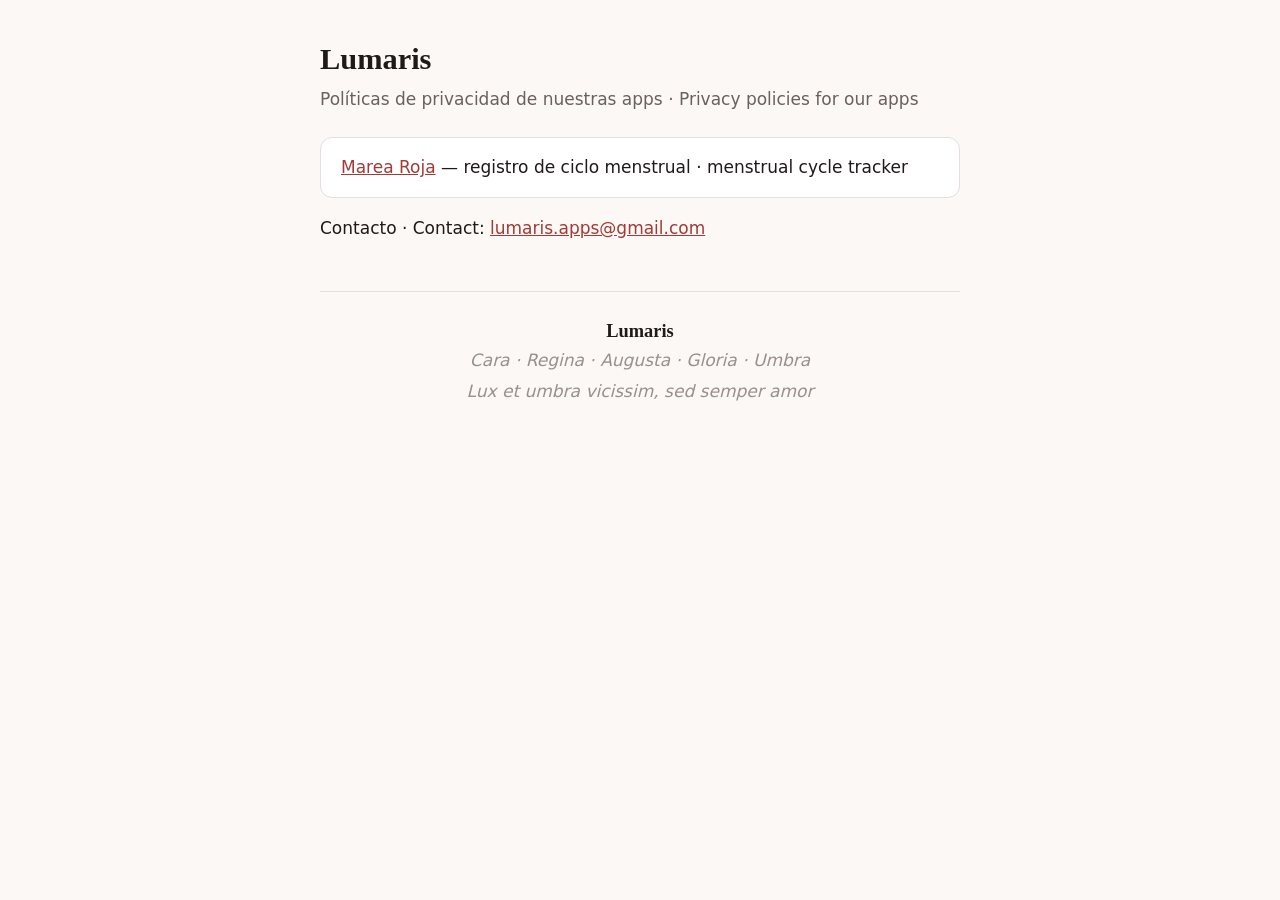
<file: index.html>
<!doctype html>
<html lang="es">
  <head>
    <meta charset="utf-8" />
    <meta name="viewport" content="width=device-width, initial-scale=1" />
    <title>Lumaris — Privacidad / Privacy</title>
    <link rel="stylesheet" href="style.css" />
  </head>
  <body>
    <main>
      <h1>Lumaris</h1>
      <p class="meta">
        Políticas de privacidad de nuestras apps · Privacy policies for our apps
      </p>
      <ul class="apps">
        <li>
          <a href="marea/">Marea Roja</a> — registro de ciclo menstrual · menstrual cycle
          tracker
        </li>
      </ul>
      <p>Contacto · Contact: <a href="mailto:lumaris.apps@gmail.com">lumaris.apps@gmail.com</a></p>
      <footer>
        <p class="house">Lumaris</p>
        <p><em>Cara · Regina · Augusta · Gloria · Umbra</em></p>
        <p><em>Lux et umbra vicissim, sed semper amor</em></p>
      </footer>
    </main>
  </body>
</html>
</file>
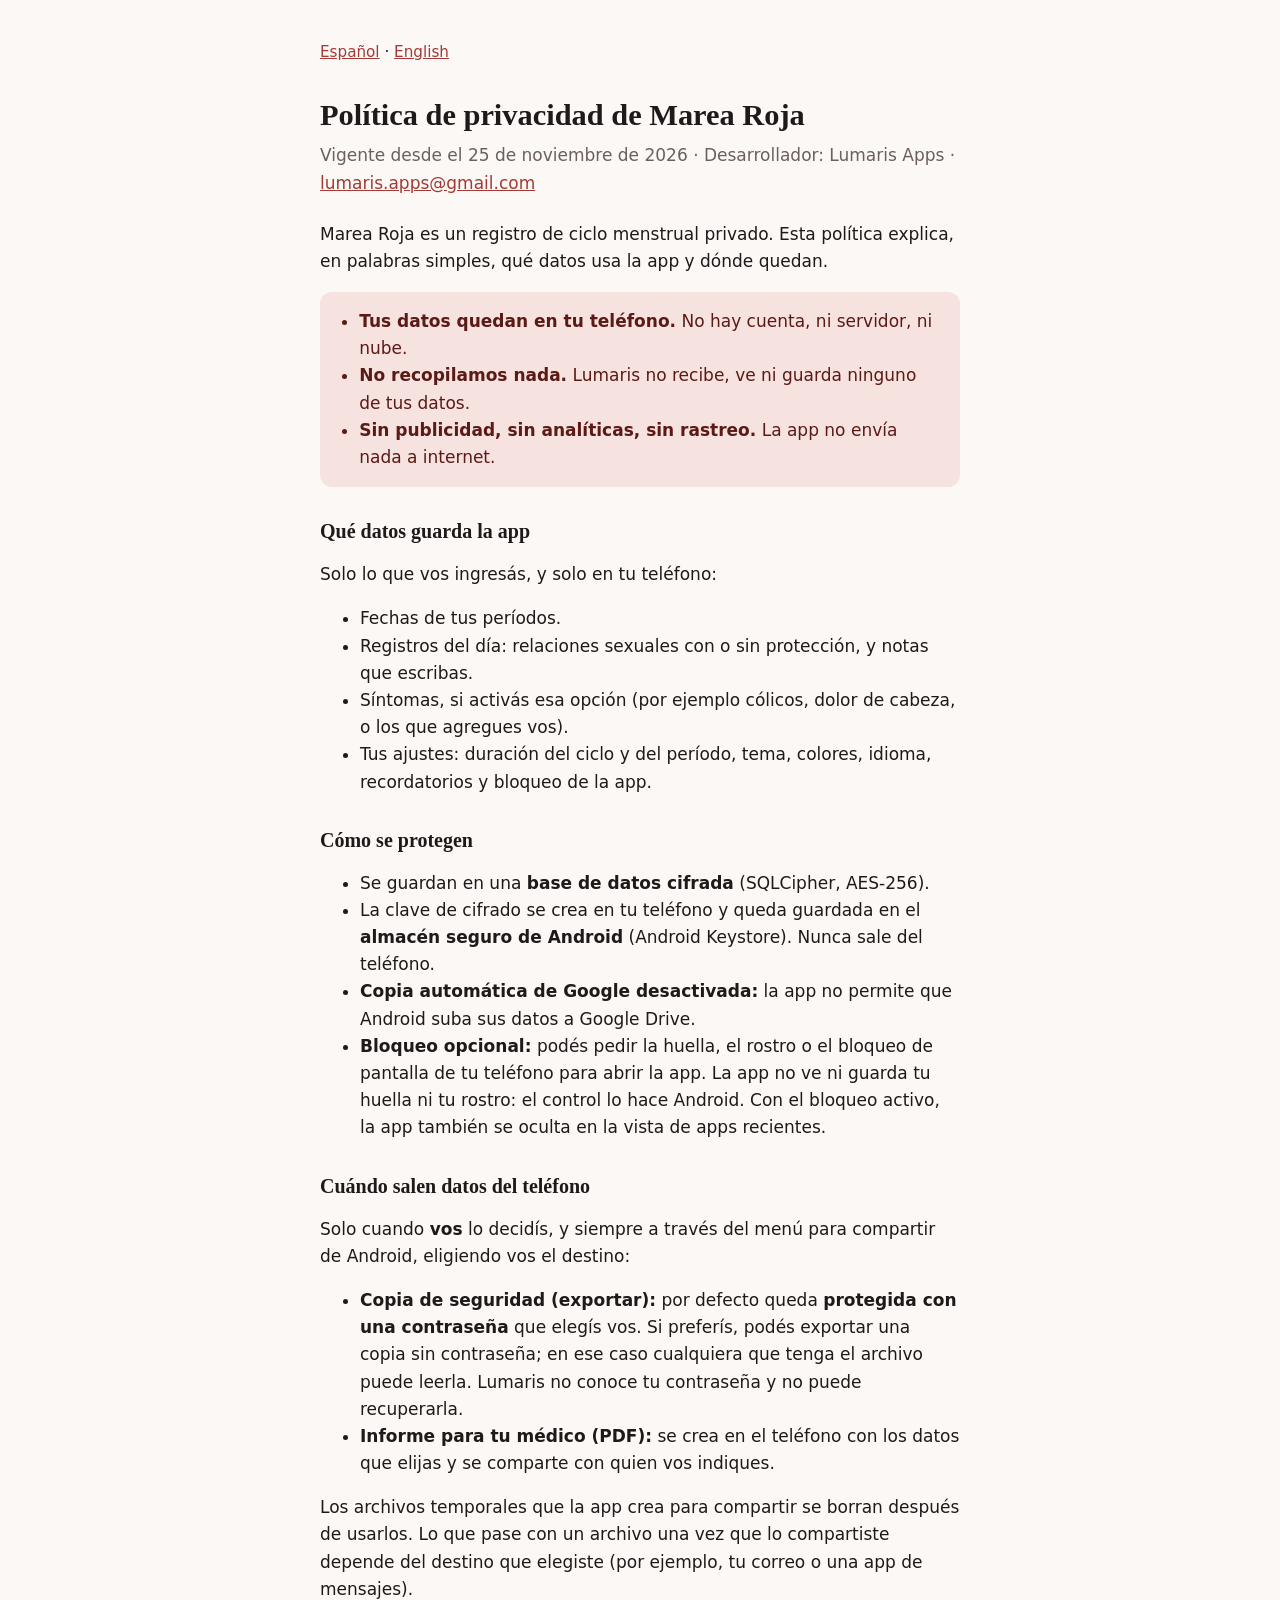
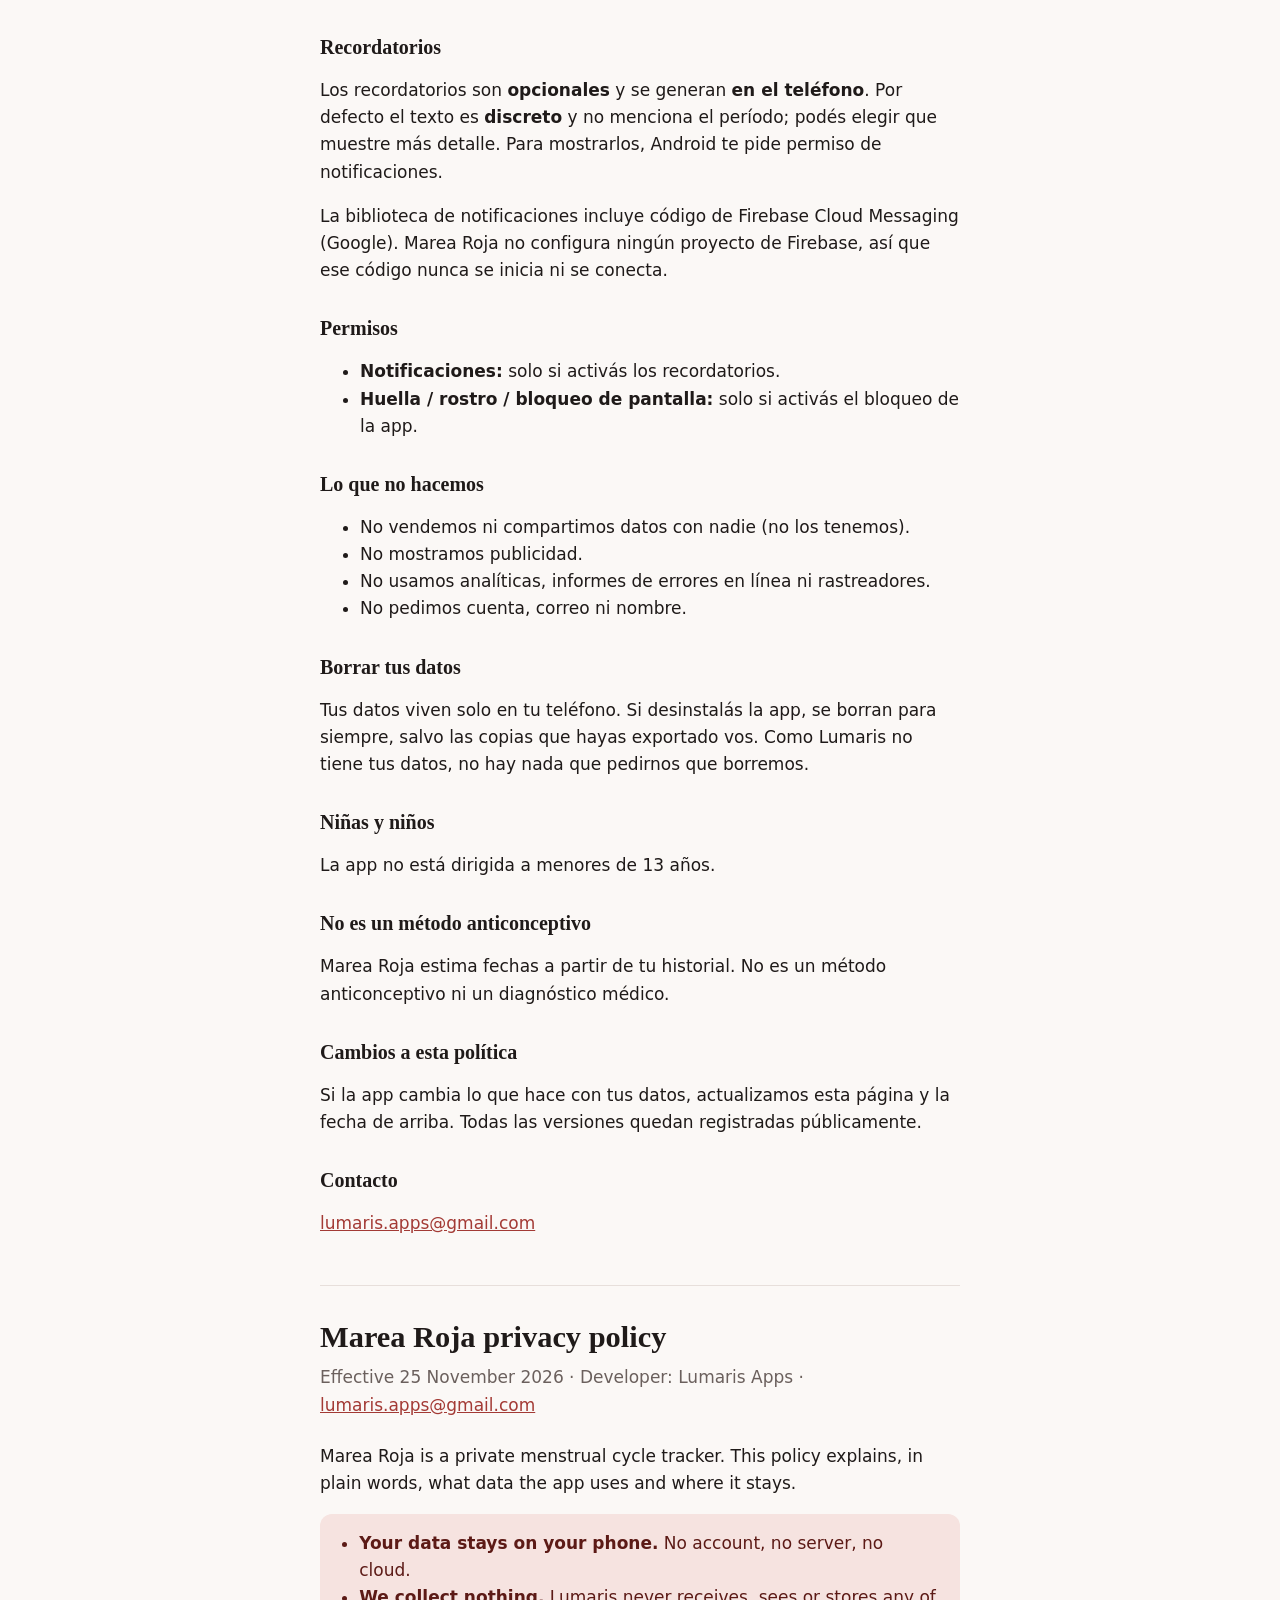
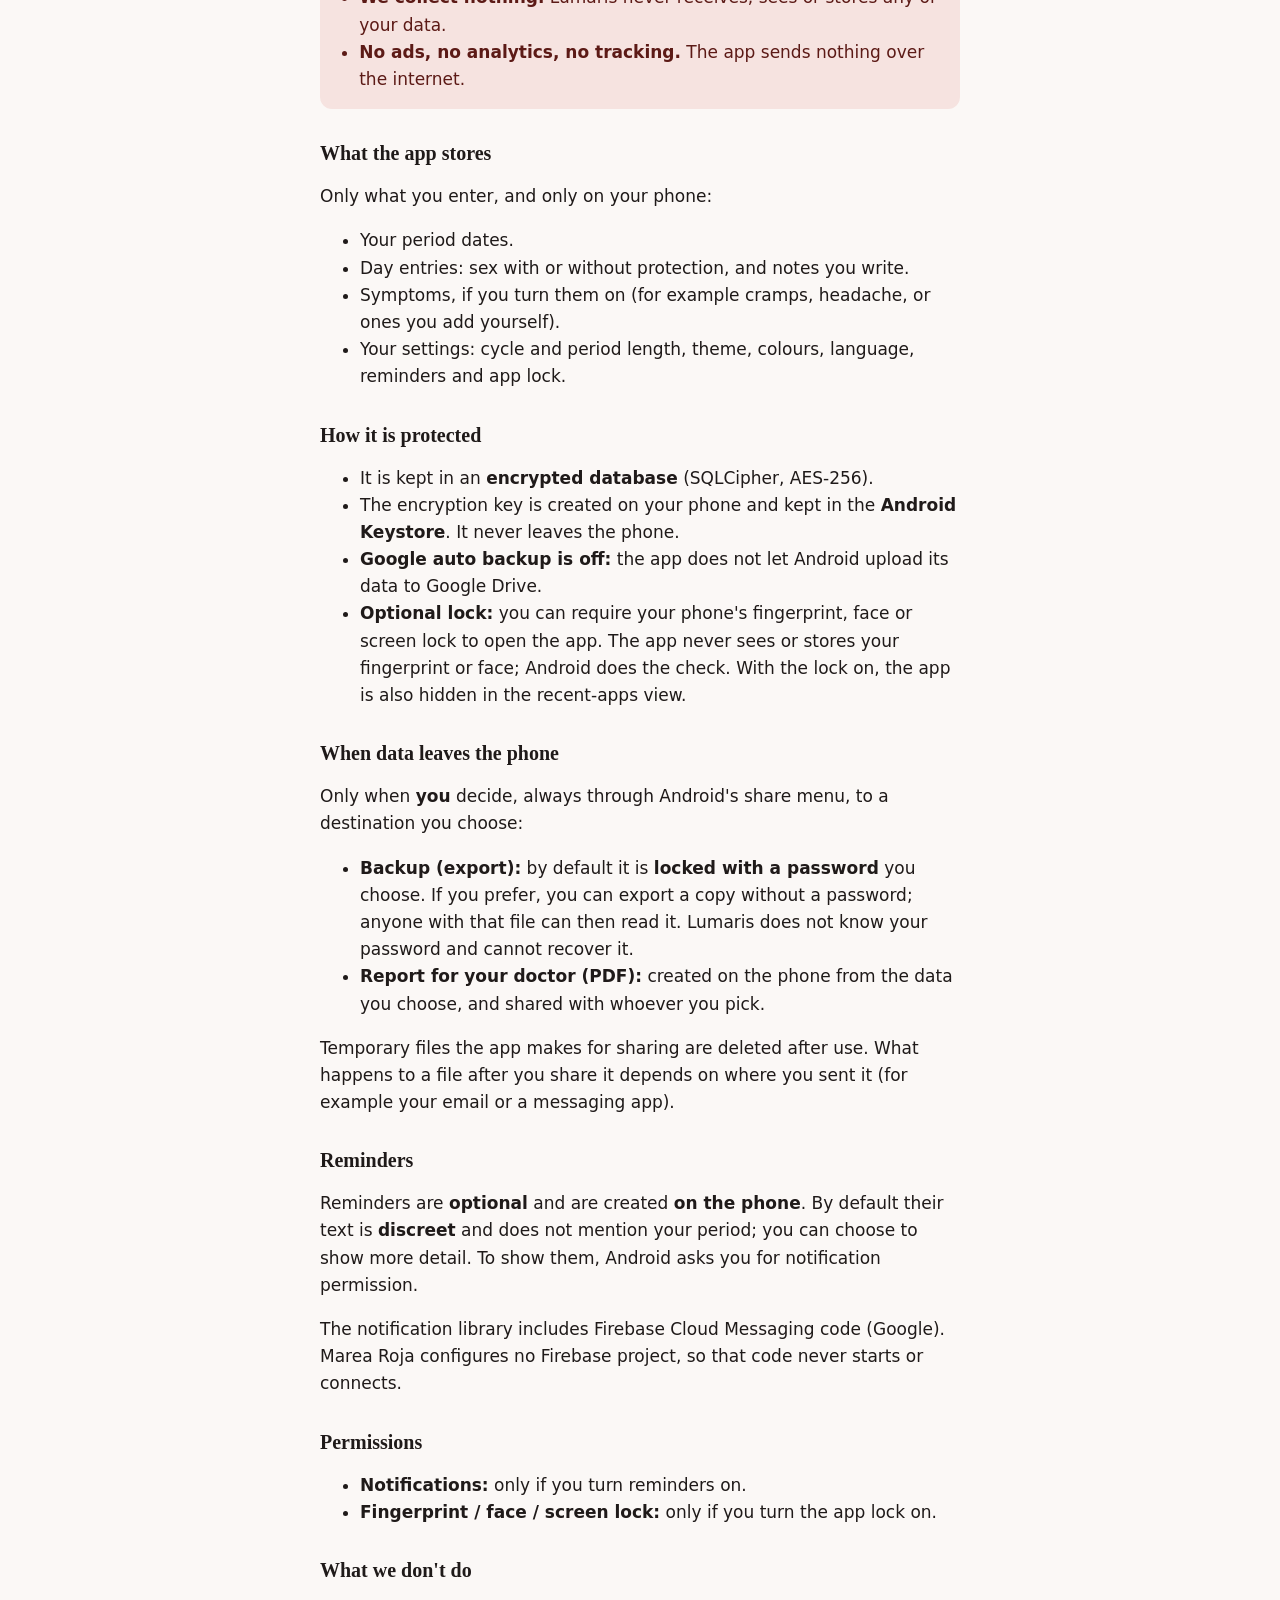
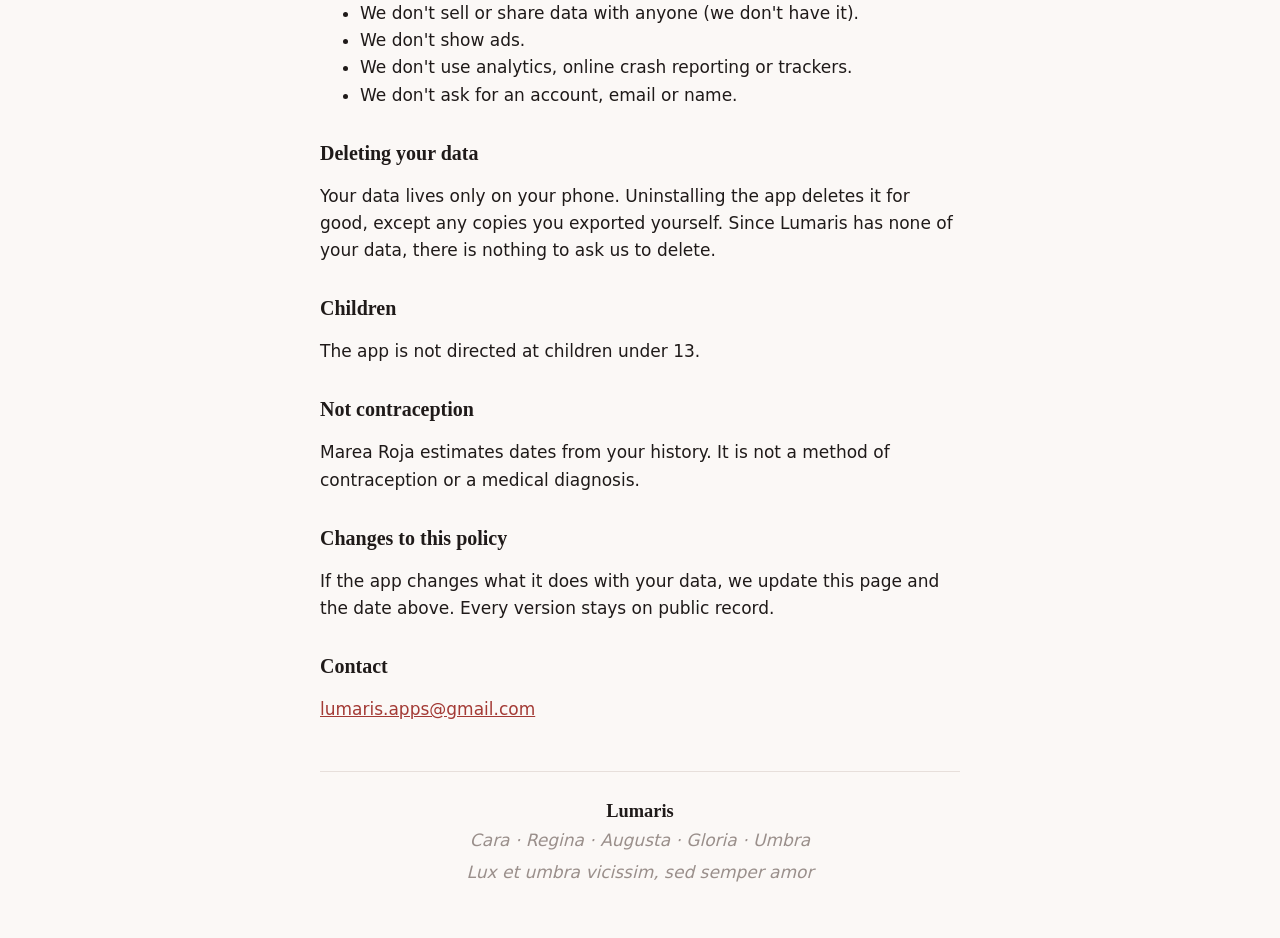
<file: marea/index.html>
<!doctype html>
<html lang="es">
  <head>
    <meta charset="utf-8" />
    <meta name="viewport" content="width=device-width, initial-scale=1" />
    <title>Marea Roja — Política de privacidad / Privacy policy</title>
    <link rel="stylesheet" href="../style.css" />
  </head>
  <body>
    <main>
      <p class="languages">
        <a href="#es" hreflang="es">Español</a> · <a href="#en" hreflang="en">English</a>
      </p>

      <section id="es" lang="es">
        <h1>Política de privacidad de Marea Roja</h1>
        <p class="meta">
          Vigente desde el 25 de noviembre de 2026 · Desarrollador: Lumaris Apps ·
          <a href="mailto:lumaris.apps@gmail.com">lumaris.apps@gmail.com</a>
        </p>
        <p>
          Marea Roja es un registro de ciclo menstrual privado. Esta política explica, en palabras
          simples, qué datos usa la app y dónde quedan.
        </p>

        <div class="summary">
          <ul>
            <li><strong>Tus datos quedan en tu teléfono.</strong> No hay cuenta, ni servidor, ni nube.</li>
            <li><strong>No recopilamos nada.</strong> Lumaris no recibe, ve ni guarda ninguno de tus datos.</li>
            <li><strong>Sin publicidad, sin analíticas, sin rastreo.</strong> La app no envía nada a internet.</li>
          </ul>
        </div>

        <h2>Qué datos guarda la app</h2>
        <p>Solo lo que vos ingresás, y solo en tu teléfono:</p>
        <ul>
          <li>Fechas de tus períodos.</li>
          <li>Registros del día: relaciones sexuales con o sin protección, y notas que escribas.</li>
          <li>Síntomas, si activás esa opción (por ejemplo cólicos, dolor de cabeza, o los que agregues vos).</li>
          <li>Tus ajustes: duración del ciclo y del período, tema, colores, idioma, recordatorios y bloqueo de la app.</li>
        </ul>

        <h2>Cómo se protegen</h2>
        <ul>
          <li>Se guardan en una <strong>base de datos cifrada</strong> (SQLCipher, AES-256).</li>
          <li>
            La clave de cifrado se crea en tu teléfono y queda guardada en el
            <strong>almacén seguro de Android</strong> (Android Keystore). Nunca sale del teléfono.
          </li>
          <li>
            <strong>Copia automática de Google desactivada:</strong> la app no permite que Android
            suba sus datos a Google Drive.
          </li>
          <li>
            <strong>Bloqueo opcional:</strong> podés pedir la huella, el rostro o el bloqueo de
            pantalla de tu teléfono para abrir la app. La app no ve ni guarda tu huella ni tu
            rostro: el control lo hace Android. Con el bloqueo activo, la app también se oculta en
            la vista de apps recientes.
          </li>
        </ul>

        <h2>Cuándo salen datos del teléfono</h2>
        <p>
          Solo cuando <strong>vos</strong> lo decidís, y siempre a través del menú para compartir
          de Android, eligiendo vos el destino:
        </p>
        <ul>
          <li>
            <strong>Copia de seguridad (exportar):</strong> por defecto queda
            <strong>protegida con una contraseña</strong> que elegís vos. Si preferís, podés
            exportar una copia sin contraseña; en ese caso cualquiera que tenga el archivo puede
            leerla. Lumaris no conoce tu contraseña y no puede recuperarla.
          </li>
          <li>
            <strong>Informe para tu médico (PDF):</strong> se crea en el teléfono con los datos que
            elijas y se comparte con quien vos indiques.
          </li>
        </ul>
        <p>
          Los archivos temporales que la app crea para compartir se borran después de usarlos. Lo
          que pase con un archivo una vez que lo compartiste depende del destino que elegiste (por
          ejemplo, tu correo o una app de mensajes).
        </p>

        <h2>Recordatorios</h2>
        <p>
          Los recordatorios son <strong>opcionales</strong> y se generan
          <strong>en el teléfono</strong>. Por defecto el texto es <strong>discreto</strong> y no
          menciona el período; podés elegir que muestre más detalle. Para mostrarlos, Android te
          pide permiso de notificaciones.
        </p>
        <p>
          La biblioteca de notificaciones incluye código de Firebase Cloud Messaging (Google).
          Marea Roja no configura ningún proyecto de Firebase, así que ese código nunca se inicia
          ni se conecta.
        </p>

        <h2>Permisos</h2>
        <ul>
          <li><strong>Notificaciones:</strong> solo si activás los recordatorios.</li>
          <li><strong>Huella / rostro / bloqueo de pantalla:</strong> solo si activás el bloqueo de la app.</li>
        </ul>

        <h2>Lo que no hacemos</h2>
        <ul>
          <li>No vendemos ni compartimos datos con nadie (no los tenemos).</li>
          <li>No mostramos publicidad.</li>
          <li>No usamos analíticas, informes de errores en línea ni rastreadores.</li>
          <li>No pedimos cuenta, correo ni nombre.</li>
        </ul>

        <h2>Borrar tus datos</h2>
        <p>
          Tus datos viven solo en tu teléfono. Si desinstalás la app, se borran para siempre, salvo
          las copias que hayas exportado vos. Como Lumaris no tiene tus datos, no hay nada que
          pedirnos que borremos.
        </p>

        <h2>Niñas y niños</h2>
        <p>La app no está dirigida a menores de 13 años.</p>

        <h2>No es un método anticonceptivo</h2>
        <p>
          Marea Roja estima fechas a partir de tu historial. No es un método anticonceptivo ni un
          diagnóstico médico.
        </p>

        <h2>Cambios a esta política</h2>
        <p>
          Si la app cambia lo que hace con tus datos, actualizamos esta página y la fecha de
          arriba. Todas las versiones quedan registradas públicamente.
        </p>

        <h2>Contacto</h2>
        <p><a href="mailto:lumaris.apps@gmail.com">lumaris.apps@gmail.com</a></p>
      </section>

      <section id="en" lang="en">
        <h1>Marea Roja privacy policy</h1>
        <p class="meta">
          Effective 25 November 2026 · Developer: Lumaris Apps ·
          <a href="mailto:lumaris.apps@gmail.com">lumaris.apps@gmail.com</a>
        </p>
        <p>
          Marea Roja is a private menstrual cycle tracker. This policy explains, in plain words,
          what data the app uses and where it stays.
        </p>

        <div class="summary">
          <ul>
            <li><strong>Your data stays on your phone.</strong> No account, no server, no cloud.</li>
            <li><strong>We collect nothing.</strong> Lumaris never receives, sees or stores any of your data.</li>
            <li><strong>No ads, no analytics, no tracking.</strong> The app sends nothing over the internet.</li>
          </ul>
        </div>

        <h2>What the app stores</h2>
        <p>Only what you enter, and only on your phone:</p>
        <ul>
          <li>Your period dates.</li>
          <li>Day entries: sex with or without protection, and notes you write.</li>
          <li>Symptoms, if you turn them on (for example cramps, headache, or ones you add yourself).</li>
          <li>Your settings: cycle and period length, theme, colours, language, reminders and app lock.</li>
        </ul>

        <h2>How it is protected</h2>
        <ul>
          <li>It is kept in an <strong>encrypted database</strong> (SQLCipher, AES-256).</li>
          <li>
            The encryption key is created on your phone and kept in the
            <strong>Android Keystore</strong>. It never leaves the phone.
          </li>
          <li>
            <strong>Google auto backup is off:</strong> the app does not let Android upload its
            data to Google Drive.
          </li>
          <li>
            <strong>Optional lock:</strong> you can require your phone's fingerprint, face or
            screen lock to open the app. The app never sees or stores your fingerprint or face;
            Android does the check. With the lock on, the app is also hidden in the recent-apps
            view.
          </li>
        </ul>

        <h2>When data leaves the phone</h2>
        <p>
          Only when <strong>you</strong> decide, always through Android's share menu, to a
          destination you choose:
        </p>
        <ul>
          <li>
            <strong>Backup (export):</strong> by default it is
            <strong>locked with a password</strong> you choose. If you prefer, you can export a
            copy without a password; anyone with that file can then read it. Lumaris does not know
            your password and cannot recover it.
          </li>
          <li>
            <strong>Report for your doctor (PDF):</strong> created on the phone from the data you
            choose, and shared with whoever you pick.
          </li>
        </ul>
        <p>
          Temporary files the app makes for sharing are deleted after use. What happens to a file
          after you share it depends on where you sent it (for example your email or a messaging
          app).
        </p>

        <h2>Reminders</h2>
        <p>
          Reminders are <strong>optional</strong> and are created <strong>on the phone</strong>. By
          default their text is <strong>discreet</strong> and does not mention your period; you
          can choose to show more detail. To show them, Android asks you for notification
          permission.
        </p>
        <p>
          The notification library includes Firebase Cloud Messaging code (Google). Marea Roja
          configures no Firebase project, so that code never starts or connects.
        </p>

        <h2>Permissions</h2>
        <ul>
          <li><strong>Notifications:</strong> only if you turn reminders on.</li>
          <li><strong>Fingerprint / face / screen lock:</strong> only if you turn the app lock on.</li>
        </ul>

        <h2>What we don't do</h2>
        <ul>
          <li>We don't sell or share data with anyone (we don't have it).</li>
          <li>We don't show ads.</li>
          <li>We don't use analytics, online crash reporting or trackers.</li>
          <li>We don't ask for an account, email or name.</li>
        </ul>

        <h2>Deleting your data</h2>
        <p>
          Your data lives only on your phone. Uninstalling the app deletes it for good, except any
          copies you exported yourself. Since Lumaris has none of your data, there is nothing to
          ask us to delete.
        </p>

        <h2>Children</h2>
        <p>The app is not directed at children under 13.</p>

        <h2>Not contraception</h2>
        <p>
          Marea Roja estimates dates from your history. It is not a method of contraception or a
          medical diagnosis.
        </p>

        <h2>Changes to this policy</h2>
        <p>
          If the app changes what it does with your data, we update this page and the date above.
          Every version stays on public record.
        </p>

        <h2>Contact</h2>
        <p><a href="mailto:lumaris.apps@gmail.com">lumaris.apps@gmail.com</a></p>
      </section>

      <footer>
        <p class="house">Lumaris</p>
        <p><em>Cara · Regina · Augusta · Gloria · Umbra</em></p>
        <p><em>Lux et umbra vicissim, sed semper amor</em></p>
      </footer>
    </main>
  </body>
</html>
</file>
<file: style.css>
/* Marea's light and dark colours (marea-roja src/ui/theme/palettes.ts, "marea"). System fonts:
   the page makes no request to any other site. */
:root {
  --background: #fbf8f6;
  --surface: #ffffff;
  --text: #1f1a19;
  --text-secondary: #6b605d;
  --text-muted: #9a8f8b;
  --outline: #e7dfdb;
  --primary: #a33a35;
  --primary-soft: #f6e3e0;
  --on-primary-soft: #5c1a16;
  color-scheme: light dark;
}

@media (prefers-color-scheme: dark) {
  :root {
    --background: #141112;
    --surface: #1e1a1a;
    --text: #f3ecea;
    --text-secondary: #bdb1ad;
    --text-muted: #8a7f7c;
    --outline: #3a3331;
    --primary: #e8a49e;
    --primary-soft: #3a2423;
    --on-primary-soft: #f6d6d2;
  }
}

* {
  box-sizing: border-box;
}

body {
  margin: 0;
  background: var(--background);
  color: var(--text);
  font: 17px/1.6 system-ui, -apple-system, 'Segoe UI', Roboto, sans-serif;
}

main {
  max-width: 42rem;
  margin: 0 auto;
  padding: 2.5rem 1rem 3rem;
}

h1,
h2,
.house {
  font-family: Georgia, 'Times New Roman', serif;
  font-weight: 600;
  line-height: 1.25;
}

h1 {
  font-size: 1.9rem;
  margin: 0 0 0.5rem;
}

h2 {
  font-size: 1.25rem;
  margin: 2rem 0 0.5rem;
}

a {
  color: var(--primary);
}

.meta {
  color: var(--text-secondary);
  margin: 0 0 1.5rem;
}

.languages {
  margin: 0 0 2rem;
  font-size: 0.95rem;
}

.summary {
  background: var(--primary-soft);
  color: var(--on-primary-soft);
  border-radius: 12px;
  padding: 1rem 1.25rem;
}

.summary ul {
  margin: 0;
  padding-left: 1.2rem;
}

section + section {
  border-top: 1px solid var(--outline);
  margin-top: 3rem;
  padding-top: 2rem;
}

.apps {
  list-style: none;
  padding: 0;
}

.apps li {
  background: var(--surface);
  border: 1px solid var(--outline);
  border-radius: 12px;
  padding: 1rem 1.25rem;
}

footer {
  border-top: 1px solid var(--outline);
  margin-top: 3rem;
  padding-top: 1.5rem;
  text-align: center;
  color: var(--text-muted);
}

footer p {
  margin: 0.25rem 0;
}

.house {
  color: var(--text);
  font-size: 1.15rem;
}
</file>
